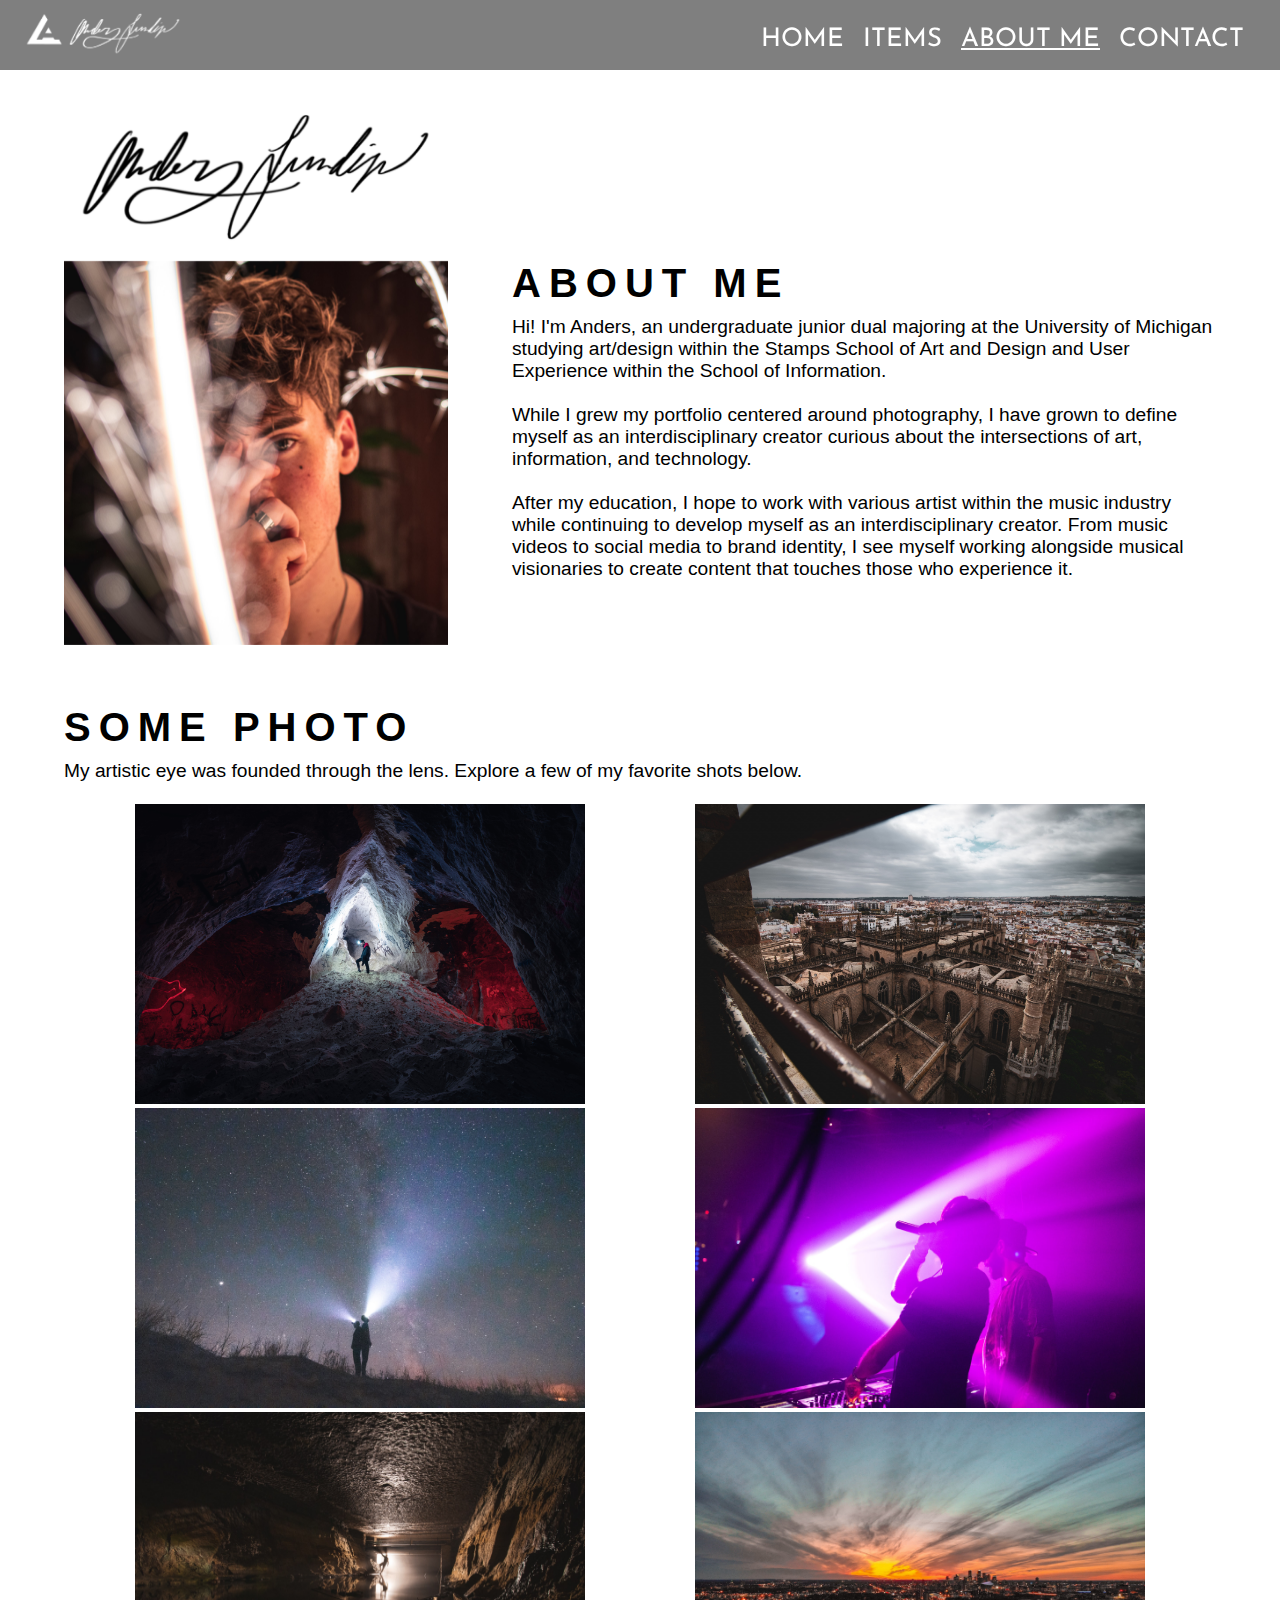
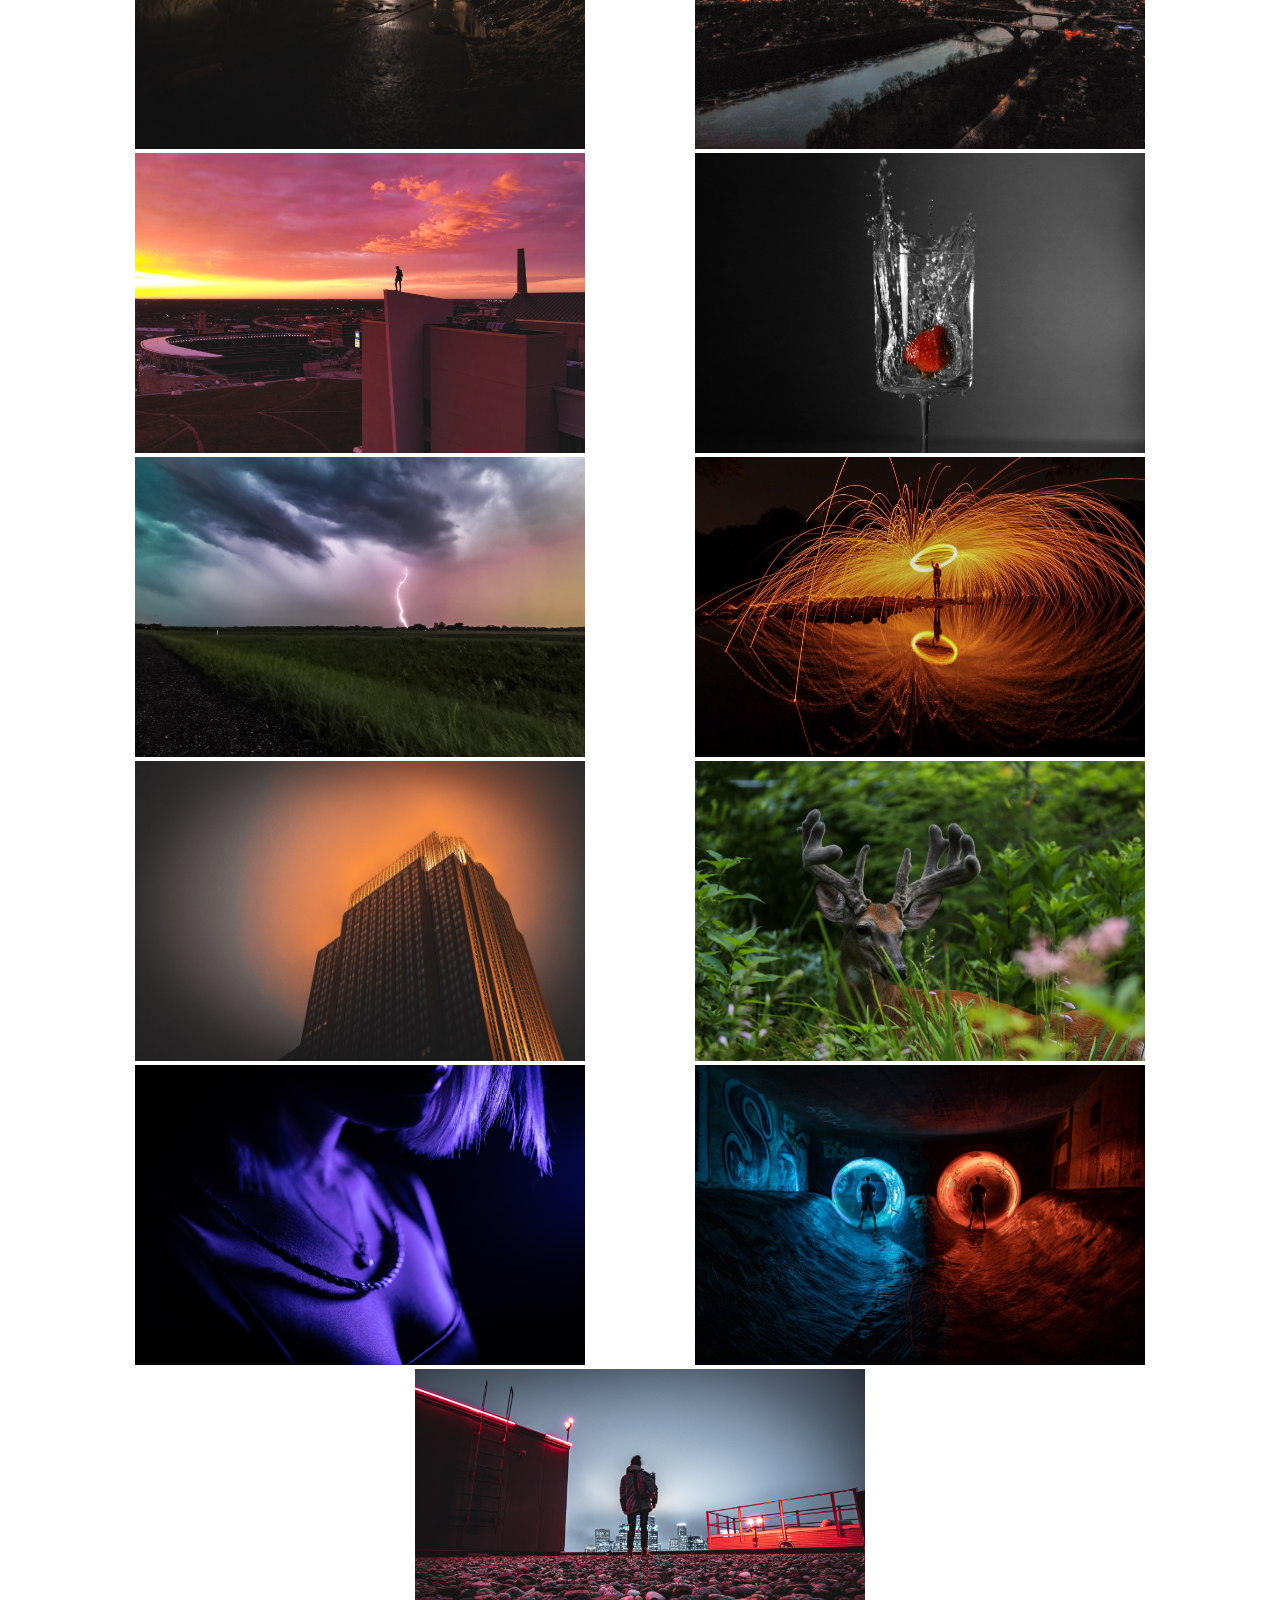
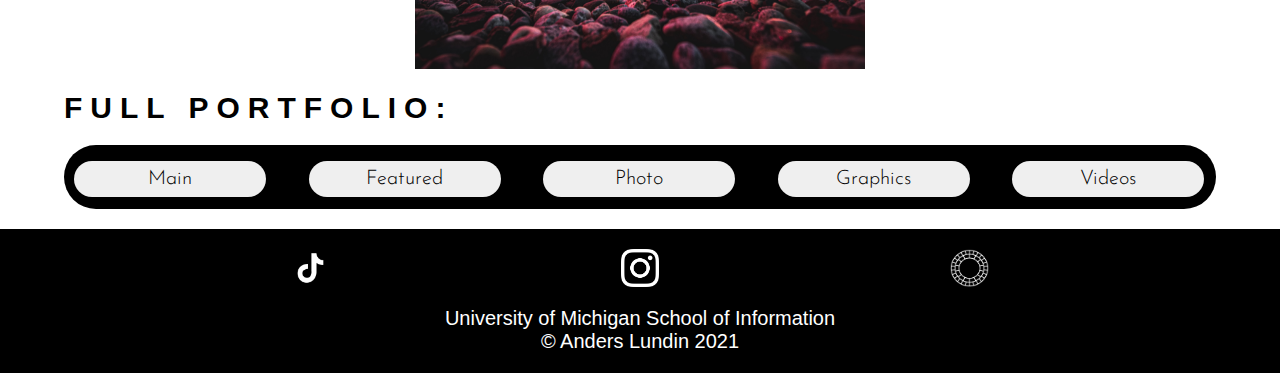
<file: about_me.html>
<!DOCTYPE html>
<html lang ="en">
    <head>
        <meta name="viewport" content="width=device-width, initial-scale=1.0">
        <link rel ="stylesheet" href = "css/html5reset.css">
        <link rel ="stylesheet" href ="css/about_me_style.css">
        <link rel ="icon" type= "image/jpeg" href ="images/Artboard 1.png">
        <link rel="preconnect" href="https://fonts.googleapis.com">
        <link rel="preconnect" href="https://fonts.gstatic.com" crossorigin>
        <link href="https://fonts.googleapis.com/css2?family=Josefin+Sans:wght@500&display=swap" rel="stylesheet">
        <link rel=”stylesheet” href=”https://stackpath.bootstrapcdn.com/bootstrap/5.0.0-alpha1/css/bootstrap.min.css”rel=”nofollow” integrity=”sha384-r4NyP46KrjDleawBgD5tp8Y7UzmLA05oM1iAEQ17CSuDqnUK2+k9luXQOfXJCJ4I” crossorigin=”anonymous”>
        <title>ANDERS LUNDIN - ABOUT ME</title>
        <!-- Global site tag (gtag.js) - Google Analytics -->
        <script async src="https://www.googletagmanager.com/gtag/js?id=G-6DK175CMC9"></script>
        <script>
        window.dataLayer = window.dataLayer || [];
        function gtag(){dataLayer.push(arguments);}
        gtag('js', new Date());

        gtag('config', 'G-6DK175CMC9');
        </script>
    </head>
    <body>
        <div class="skip"><a href="#skip">Skip to Main Content</a></div>
        <nav>
            <img src="images/logo_white_real.png" alt="Anders Lundin" id = "logo">
            <img src="images/both.png" alt="Anders Lundin Signature" id ="both">
            <ul>
                <li id = "home"><a href= "index.html">HOME</a></li>
                <li id = "items"><a href= "items.html">ITEMS</a></li>
                <li id = "about_me"><a href= "about_me.html">ABOUT ME</a></li>
                <li id = "contact"><a href= "contact.html">CONTACT</a></li>
            </ul>
        </nav>

        <main id = "skip">
            <div class = "container">
            <header>
                <h1><img src = "images/signature.png" alt = "Signature of Anders Lundin"></h1>
            </header>
            <div class="flip-card">
                <div class="flip-card-inner">
                  <div class="flip-card-front">
                    <img src = "images/self.jpg" alt = "Self Portrait of Anders Lundin">
                  </div>
                  <div class="flip-card-back">
                    <h1>Anders Lundin</h1>
                    <p>SKILLS:<br> Adobe Creative Suite<br> Photography<br>HTML<br>CSS<br>JavaScript<br>Python<br>Video<br>Drone Film/Photo<br>Graphic Design</p>
                    <a href= "contact.html">CONTACT ME</a>
                  </div>
                </div>
              </div>
            <div class = "self">
                <h2><strong>ABOUT ME</strong></h2>
                <p id = "selfp">Hi! I'm Anders, an undergraduate junior dual majoring at the University of Michigan studying 
                    art/design within the Stamps School of Art and Design and User Experience within the School of Information. <br><br>

                    While I grew my portfolio centered around photography, I have grown to define myself as an interdisciplinary 
                    creator curious about the intersections of art, information, and technology.<br><br>
                    
                    After my education, I hope to work with various artist within the music industry while continuing to develop myself as an 
                    interdisciplinary creator. From music videos to social media to brand identity, I see myself working 
                    alongside musical visionaries to create content that touches those who experience it.<br><br> </p>
            </div>
        </div>
        <div id = "somep">
            <h2><strong>SOME PHOTO</strong></h2>
            <p>My artistic eye was founded through the lens. Explore a few of my favorite shots below.</p>
        </div>
        <div class = "photography">
            <img src = "images/photography/p1.jpg" alt = "Red cave with silhouette">
            <img src = "images/photography/p2.jpg" alt = "Budapest">
            <img src = "images/photography/p3.jpg" alt = "Silhouettes with headlamps under the stars">
            <img src = "images/photography/p4.jpg" alt = "Vicetone with microphone">
            <img src = "images/photography/p5.jpg" alt = "Cave with water and silhouette">
            <img src = "images/photography/p6.jpg" alt = "Minneapolis sunset">
            <img src = "images/photography/p7.jpg" alt = "Climing at sunset">
            <img src = "images/photography/p8.jpg" alt = "Strawberry in glass">
            <img src = "images/photography/p9.jpg" alt = "Pink lightning strike">
            <img src = "images/photography/p10.jpg" alt = "Steel wool whipping">
            <img src = "images/photography/p11.jpg" alt = "The Wells Fargo Building at night in Minneapolis">
            <img src = "images/photography/p12.jpg" alt = "Stag in the backyard">
            <img src = "images/photography/p13.jpg" alt = "Purple portrait lighting">
            <img src = "images/photography/p14.jpg" alt = "Duality of orange and blue in drain system">
            <img src = "images/photography/p15.jpg" alt = "Silhouette on skyscraper">
        </div>
        <div id = "worktext">
            <h2><strong>FULL PORTFOLIO:</strong></h2>
        </div>
        <div id = "port">
            <a href="https://alundin15.wixsite.com/portfolio2"><button>Main</button></a>
            <a href="https://alundin15.wixsite.com/portfolio2/featured-projects-1"><button>Featured</button></a>
            <a href="https://alundin15.wixsite.com/portfolio2/photography"><button>Photo</button></a>
            <a href="https://alundin15.wixsite.com/portfolio2/graphics"><button>Graphics</button></a>
            <a href="https://alundin15.wixsite.com/portfolio2/videos"><button>Videos</button></a>
        </div>
        </main>
        
        <footer>
            <div class = "socials">
                <a href = "https://www.tiktok.com/@onderz/video/6925530940852669702?lang=en&is_copy_url=0&is_from_webapp=v1&sender_device=pc&sender_web_id=6963467197181494790">
                    <img src="images/tt-w.png" alt="tiktok" id = "tiktok-logo"></a>
                <a href = "https://www.instagram.com/anderslvndin/">
                    <img src="images/insta-w.png" alt="instagram" id = "insta-logo"></a>
                <a href = "https://vsco.co/onderz/gallery">
                    <img src="images/vsco-w.png" alt="vsco" id = "vsco-logo"></a></div>
            University of Michigan School of Information <br/>
            &copy; Anders Lundin 2021</footer>
    </body>
    </html>
</file>
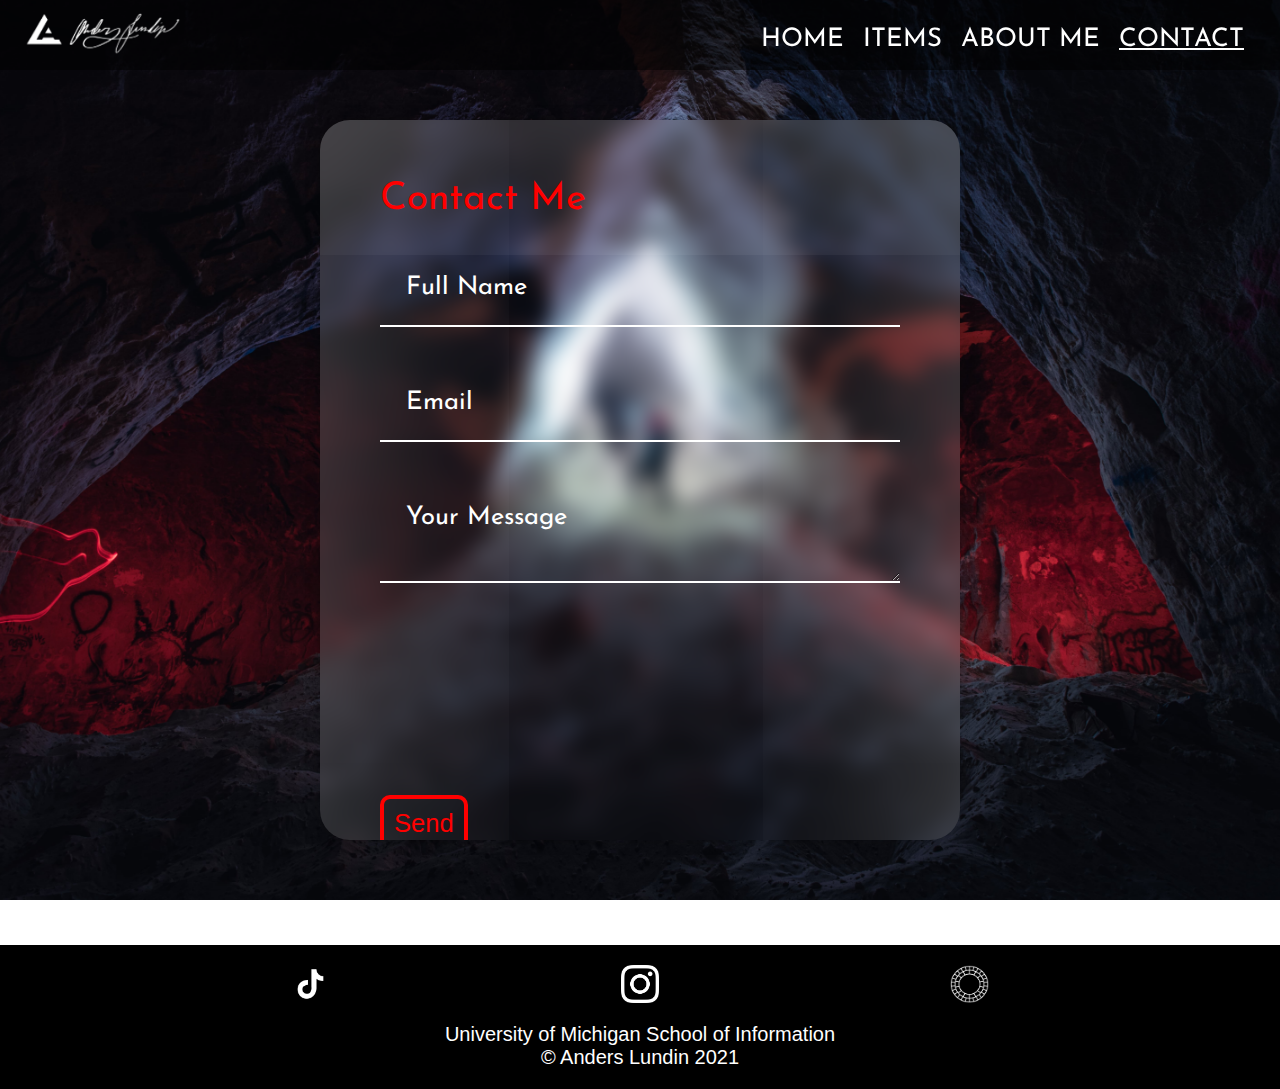
<file: contact.html>
<!DOCTYPE html>
<html lang ="en">
    <head>
        <meta name="viewport" content="width=device-width, initial-scale=1.0">
        <link rel ="stylesheet" href = "css/html5reset.css">
        <link rel ="stylesheet" href ="css/contact_style.css">
        <link rel ="icon" type= "image/jpeg" href ="images/Artboard 1.png">
        <link rel="preconnect" href="https://fonts.googleapis.com">
        <link rel="preconnect" href="https://fonts.gstatic.com" crossorigin>
        <link href="https://fonts.googleapis.com/css2?family=Josefin+Sans:wght@500&display=swap" rel="stylesheet">
        <title>ANDERS LUNDIN - CONTACT</title>
        <!-- Global site tag (gtag.js) - Google Analytics -->
        <script async src="https://www.googletagmanager.com/gtag/js?id=G-6DK175CMC9"></script>
        <script>
        window.dataLayer = window.dataLayer || [];
        function gtag(){dataLayer.push(arguments);}
        gtag('js', new Date());

        gtag('config', 'G-6DK175CMC9');
        </script>
    </head>
    <body>
        <div class="skip"><a href="#skip">Skip to Main Content</a></div>
        <nav>
            <img src="images/logo_white_real.png" alt="Anders Lundin" id = "logo">
            <img src="images/both.png" alt="Anders Lundin Signature" id ="both">
            <ul>
                <li id = "home"><a href= "index.html">HOME</a></li>
                <li id = "items"><a href= "items.html">ITEMS</a></li>
                <li id = "about_me"><a href= "about_me.html">ABOUT ME</a></li>
                <li id = "contact"><a href= "contact.html">CONTACT</a></li>
            </ul>
        </nav>

        <div>
        <main class="container" id = "skip">
            <div class = "form">
            <h1>Contact Me</h1>
            <form
            action="https://formspree.io/f/mrgrwwov"
            method="POST"
          >
            <label>
                <p>Full name:</p>
                <input class = "box" id = "namebox" type="name" placeholder = "Full Name" name = "name">
            </label>
            <br>
            <br>
            <label>
                <p>Email:</p>
              <input class = "box" id = "emailbox" type="email" placeholder = "Email" name="_replyto">
            </label>
            <br>
            <br>
            <div id = "message">
            <label>
                <p>Message:</p>
              <textarea class = "box" id = "messagebox" type = "text" placeholder = "Your Message" name="message"></textarea>
            </label>
            </div>

            <button type="submit">Send</button>
            </div>
            </form>
          </div>
        </main>
        <footer>
            <div class = "socials">
                <a href = "https://www.tiktok.com/@onderz/video/6925530940852669702?lang=en&is_copy_url=0&is_from_webapp=v1&sender_device=pc&sender_web_id=6963467197181494790">
                    <img src="images/tt-w.png" alt="tiktok" id = "tiktok-logo"></a>
                <a href = "https://www.instagram.com/anderslvndin/">
                    <img src="images/insta-w.png" alt="instagram" id = "insta-logo"></a>
                <a href = "https://vsco.co/onderz/gallery">
                    <img src="images/vsco-w.png" alt="vsco" id = "vsco-logo"></a>
            </div>University of Michigan School of Information <br/>
            &copy; Anders Lundin 2021</footer>
    </body>
</html>
</file>
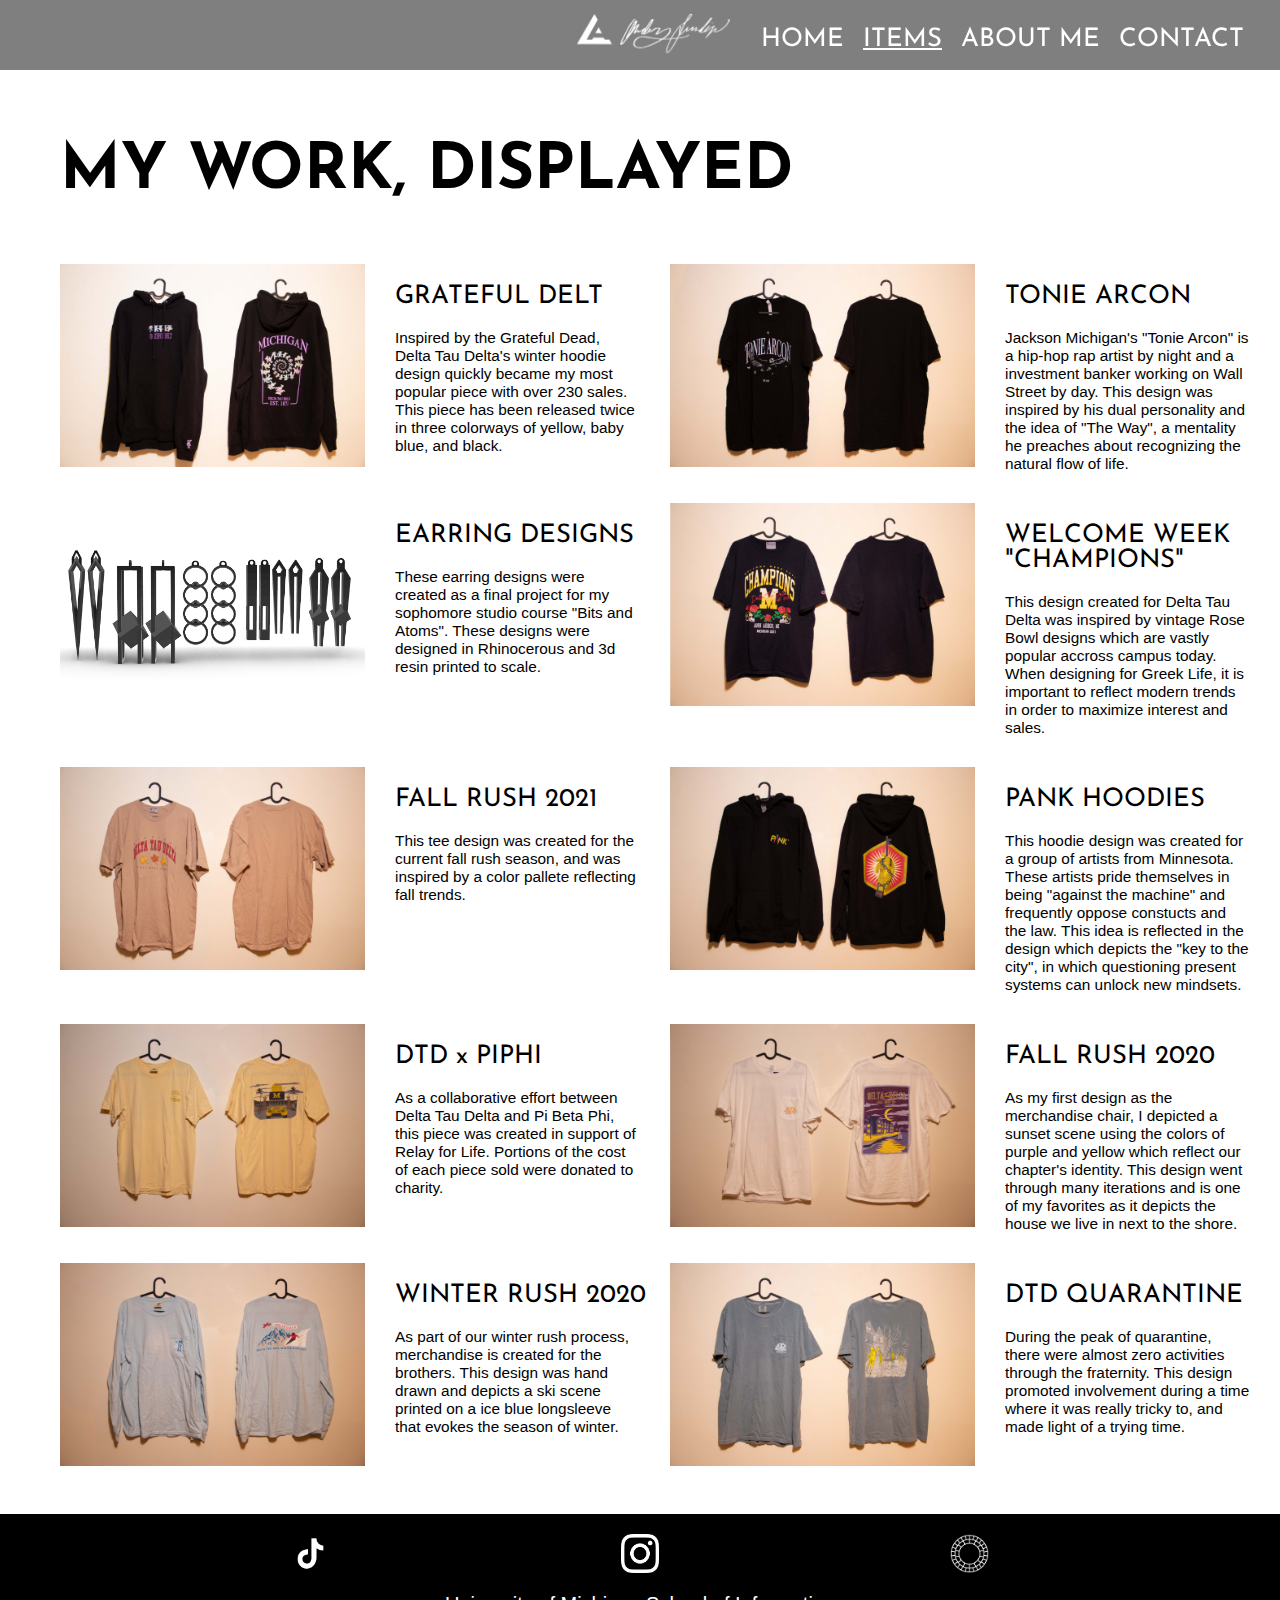
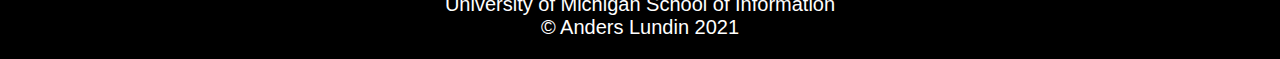
<file: items.html>
<!DOCTYPE html>
<html lang ="en">
    <head>
        <meta name="viewport" content="width=device-width, initial-scale=1.0">
        <link rel ="stylesheet" href = "css/html5reset.css">
        <link rel ="stylesheet" href ="css/items_style.css">
        <link rel ="icon" type= "image/jpeg" href ="images/Artboard 1.png">
        <link rel="preconnect" href="https://fonts.googleapis.com">
        <link rel="preconnect" href="https://fonts.gstatic.com" crossorigin>
        <link href="https://fonts.googleapis.com/css2?family=Josefin+Sans:wght@500&display=swap" rel="stylesheet">
        <title>ANDERS LUNDIN - ITEMS</title>
        <!-- Global site tag (gtag.js) - Google Analytics -->
        <script async src="https://www.googletagmanager.com/gtag/js?id=G-6DK175CMC9"></script>
        <script>
        window.dataLayer = window.dataLayer || [];
        function gtag(){dataLayer.push(arguments);}
        gtag('js', new Date());

        gtag('config', 'G-6DK175CMC9');
        </script>
    </head>
    <body>
        <div class="skip"><a href="#skip">Skip to Main Content</a></div>
        <nav>
            <img src="images/logo_white_real.png" alt="Anders Lundin" id = "logo">
            <img src="images/both.png" alt="Anders Lundin Signature" id ="both">
            <ul>
                <li id = "home"><a href= "index.html">HOME</a></li>
                <li id = "items"><a href= "items.html">ITEMS</a></li>
                <li id = "about_me"><a href= "about_me.html">ABOUT ME</a></li>
                <li id = "contact"><a href= "contact.html">CONTACT</a></li>
            </ul>
        </nav>
        <main class = "container" id = "skip">
            <h1><strong>MY WORK, DISPLAYED</strong></h1>
            <div class = "zoom" id = "grateful-delt-image">
                <img src = "images/gd-layout.jpg" alt = "grateful delt sweatshirt layout">
            </div>
    
            <div class = "grateful-delt">
                <a id ="grateful-delt-body"></a>
                <h2>GRATEFUL DELT</h2>
                <p> Inspired by the Grateful Dead, Delta Tau Delta's winter
                    hoodie design quickly became my most popular piece with
                    over 230 sales. This piece has been released twice in three
                    colorways of yellow, baby blue, and black.
                </p>
            </div>
            
            <div class = "zoom" id = "tonie-arcon-image">
                <img src = "images/ta.jpg" alt = "tonie arcon tee design layout">
            </div>
    
            <div class = "tonie-arcon">
                <a id= "tonie-arcon-body"></a>
                <h2>TONIE ARCON</h2>
                <p>Jackson Michigan's "Tonie Arcon" is a hip-hop rap artist
                    by night and a investment banker working on Wall Street
                    by day. This design was inspired by his dual personality
                    and the idea of "The Way", a mentality he preaches about 
                    recognizing the natural flow of life.
                </p>
            </div>
    
            <div class = "zoom" id = "earring-designs-image">
                <img src = "images/e.png" alt = "earring designs">
            </div>
    
            <div class = "earring-designs">
                <a id = "earring-designs-body"></a>
                <h2>EARRING DESIGNS</h2>
                <p>These earring designs were created as a final project for 
                    my sophomore studio course "Bits and Atoms". These designs
                    were designed in Rhinocerous and 3d resin printed to scale.
                </p>
            </div>
    
            <div class = "zoom" id = "welcome-week-image">
                <img src = "images/ww.jpg" alt = "welcome week tee design layout">
            </div>
    
            <div class = "welcome-week">
                <a id = "welcome-week-body"></a>
                <h2>WELCOME WEEK "CHAMPIONS"</h2>
                <p>This design created for Delta Tau Delta was inspired by
                    vintage Rose Bowl designs which are vastly popular accross
                    campus today. When designing for Greek Life, it is important
                    to reflect modern trends in order to maximize interest and sales. 
                </p>
            </div>
    
            <div class = "zoom" id = "fall-rush-2021-image">
                <img src = "images/fr2021.jpg" alt = "fall rush 2021 tee layout">
            </div>
    
            <div class = "fall-rush-2021">
                <a id = "fall-rush-2021-body"></a>
                <h2>FALL RUSH 2021</h2>
                <p>This tee design was created for the current fall rush season,
                    and was inspired by a color pallete reflecting fall trends.
                </p>
            </div>
    
            <div class = "zoom" id = "pank-hoodies-image">
                <img src = "images/ph.jpg" alt = "pank hoodie layout">
            </div>
    
            <div class = "pank-hoodies">
                <a id = "pank-hoodies-body"></a>
                <h2>PANK HOODIES</h2>
                <p>This hoodie design was created for a group of artists from
                    Minnesota. These artists pride themselves in being "against the
                    machine" and frequently oppose constucts and the law. This idea
                    is reflected in the design which depicts the "key to the city", 
                    in which questioning present systems can unlock new mindsets.
                </p>
            </div>

            <div class = "zoom" id = "dtd-x-piphi-image">
                <img src = "images/dtdpp.jpg" alt = "Delta Tau Delta and Pi Beta Phi corssover tee design layout">
            </div>
    
            <div class = "dtd-x-piphi">
                <a id = "dtd-x-piphi-body"></a>
                <h2>DTD x PIPHI</h2>
                <p>As a collaborative effort between Delta Tau Delta and Pi Beta Phi, 
                    this piece was created in support of Relay for Life. Portions of
                    the cost of each piece sold were donated to charity.
                </p>
            </div>

            <div class = "zoom" id = "fall-rush-2020-image">
                <img src = "images/fr-2020.jpg" alt = "fall rush 2020 tee design layout">
            </div>
    
            <div class = "fall-rush-2020">
                <a id = "fall-rush-2020-body"></a>
                <h2>FALL RUSH 2020</h2>
                <p>As my first design as the merchandise chair, I depicted a sunset scene using 
                    the colors of purple and yellow which reflect our chapter's identity. This 
                    design went through many iterations and is one of my favorites as it depicts 
                    the house we live in next to the shore. 
                </p>
            </div>

            <div class = "zoom" id = "winter-rush-2020-image">
                <img src = "images/wr2020.jpg" alt = "winter rush 2020 tee design layout">
            </div>
    
            <div class = "winter-rush-2020">
                <a id = "winter-rush-2020-body"></a>
                <h2>WINTER RUSH 2020</h2>
                <p>As part of our winter rush process, merchandise is created for the brothers. 
                    This design was hand drawn and depicts a ski scene printed on a ice blue
                    longsleeve that evokes the season of winter. 
                </p>
            </div>

    
            <div class = "zoom" id = "quarantine-image">
                <img src = "images/q.jpg" alt = "quarantine tee design layout">
            </div>
    
            <div class = "dtd-quarantine">
                <a id = "dtd-quarantine-body"></a>
                <h2>DTD QUARANTINE</h2>
                <p> During the peak of quarantine, there were almost zero activities through the 
                    fraternity. This design promoted involvement during a time where it was really
                    tricky to, and made light of a trying time. 
                </p>
            </div>
            </main>
        
            <footer>
                <div class = "socials">
                    <a href = "https://www.tiktok.com/@onderz/video/6925530940852669702?lang=en&is_copy_url=0&is_from_webapp=v1&sender_device=pc&sender_web_id=6963467197181494790">
                        <img src="images/tt-w.png" alt="tiktok" id = "tiktok-logo"></a>
                    <a href = "https://www.instagram.com/anderslvndin/">
                        <img src="images/insta-w.png" alt="instagram" id = "insta-logo"></a>
                    <a href = "https://vsco.co/onderz/gallery">
                        <img src="images/vsco-w.png" alt="vsco" id = "vsco-logo"></a>
                </div><div>University of Michigan School of Information <br/>
                &copy; Anders Lundin 2021</div></footer>
    </body>
</html>
</file>
<file: css/about_me_style.css>
body{
    background: white;
    font-family: Helvetica, sans-serif;
    font-size: 32px;
    color:black;
}

header img{
    display:block;
    width:80vw;;
}

.self-image{
    width:90vw;
    justify-self: center;
    margin: center;
}

a{
    text-decoration: none;
    color:white;
}

nav{
    position:fixed;
    font-family: "Josefin Sans", sans-serif;
    width: 100vw;
    font-size: 3vw;
    background: rgba(0, 0, 0, 0.5);
    z-index:1000;
}

nav .active{
    text-decoration: white underline;
}

nav img{
    position:fixed;
    width:1.5em;
    border-radius: 0px;
}

nav img a{
    color:pink;
}

nav ul{
    list-style-type: none;
    text-align: right;
    margin-bottom:2vh;
    padding-right:10px;
    margin-top:3vh;
}

#about_me{
    text-decoration-color: white;
    text-decoration: underline;
}

nav li{
    display: inline;
    color: white;
    padding-right: 6px;
    padding-left: 5px;
}

nav li{
    color:white;
    text-decoration:none;
}

.skip a{
    left: 50px;
    padding: 6px;
    -webkit-transition: top 1s ease-out;
    transition: top 1s ease-out;
    z-index: 1001;
    position:absolute;
    top: -80px;
    overflow:hidden;
    background-color: red;
    color:black;
}

.skip a:focus{
    top: 100px;
    color: yellow;
    text-decoration-style: solid;
}

:focus{
    border: 2px solid white;
}

main{
    padding-top:100px;

}

.container{
    display: grid;
    grid-template-columns: 1;
    grid-template-rows:repeat(7, auto);
    justify-items: center;
}

p{
    font-size:20px;
    padding:20px 90px 10px 30px;
    color:black;
    margin:5px 2vw;
}

h2{
    font-size: 40px;
    margin:20px 10px 10px;
    letter-spacing:8px;
}

#somep h2{
    font-size: 40px;
    margin:20px 0px 10px 0px;
    letter-spacing:8px;
}

footer{
    font-size:20px;
    background-color: black;
    color: white;
    text-align: center;
    justify-content: center;
    padding-bottom:20px;
}

.footer h2{
    position: absolute;
}

.socials{
    display:flex;
    padding-top:20px;
    padding-bottom: 15px;
    width: 100vw;
    justify-items: center;
    justify-content: space-evenly;
}

.socials img{
    width:7vw;
}

#both{
    display:none;
}

#logo{
    display:block;
    margin: 20px 0px 20px 30px;
}

.flip-card-back{
    display:none;   
}

#somep{
    margin:10px 5vw;
}

.photography{
    display:flex;
    flex-direction: column;
    margin:20px 5vw 20px 5vw;
}

.photography img{
    width:360px;
}

#somep p{
    background: none;
    color:black;
    margin:0px;
    padding:0px;
}

.flip-card{
    margin:10px;
}

#port{
    margin:0px 5vw 20px 5vw;
    display:flex;
    flex-direction:column;
    justify-content: space-between;
    width:90vw;
    background:black;
    border-radius: 1em;
    padding:10px;
    flex-wrap:wrap;
}


button{
    display:inline-block;
    padding:0.3em 1.2em;
    margin:0 0.1em 0.1em 0;
    border:0.16em solid rgba(255,255,255,0);
    border-radius:2em;
    box-sizing: border-box;
    text-decoration:none;
    font-family:'Josefin Sans',sans-serif;
    font-weight:300;
    color:black;
    text-align:center;
    transition: all 0.2s;
    font-size:20px;
    width:80%;
}

button:hover{
    border-color: red;
    }

@media all and (max-width:30em){
    button{
        display:block;
        margin:0.2em auto;
    }
}

#worktext h2{
    font-size:30px;
    margin-bottom:20px;
    margin-left:5vw;
}

a:hover{
    color:red;
    filter:none;
}

/* TABLET VIEW */
@media only screen and (min-width: 600px){
    #port{
        flex-direction:row;
    }

    button{
        width:15vw;
        padding:5px;
    }
    
    .container{
        grid-template-columns: 1;

    }

    .socials img{
        width:5vw;
    }

    nav{
        font-size:2.5vw;
    }

    nav ul{
        padding-right:30px;
    }

    header img{
        grid-column: 1;
        padding-bottom: 20px;
        width:30vw;
    }

    p{
        grid-column-start:1;
        grid-column-end:1;
        font-size:20px;
        padding:10px;
        border-radius: 5px;
        margin:10px 30px 10px 0px;
    }
    
    h2{
        font-size: 40px;
        margin:20px 0px 10px 10vw;
        letter-spacing:8px;
    }

    .socialsam{
        display:flex;
        width: 30vw;
        justify-items: center;
        justify-content: space-evenly;
    }
    
    .socialsam img{
        width:4vw;
    }

    .self{
        grid-column-start: 1;
        height:100%;
    }

    #somep{
        margin:0px 15vw 0px 10vw;
    }

    #somep h2{
        margin:20px 0px 10px 0px;
    }

    #selfp{
        margin:0px 15vw 0px 10vw;
    }

    #both{
        display:block;
        width:6em;
        padding-bottom:0px;
        align-items:left;
        margin: 1vh 0vw 0vh 2vw;
        filter:none;
    }
    
    #logo{
        display:none;
    }

    .photography{
        display:flex;
        flex-direction: row;
        flex-wrap: wrap;
        margin:20px 5vw 20px 5vw;
        justify-content: space-evenly;
    }
    
    .photography img{
        margin:2px;
        width: 300px;
    }

    .flip-card{
        width:80vw;
    }
}



@media only screen and (min-width: 992px){
    @keyframes bg {
        0% {
            background-size:    0 3px,
                                3px 0,
                                0 3px,
                                3px 0;
        }
        25% {
            background-size:    100% 3px,
                                3px 0,
                                0 3px,
                                3px 0;
        }
        50% {
            background-size:    100% 3px,
                                3px 100%,
                                0 3px,
                                3px 0;
        }
        75% {
            background-size:    100% 3px,
                                3px 100%,
                                100% 3px,
                                3px 0;
        }
        100% {
            background-size:    100% 3px,
                                3px 100%,
                                100% 3px,
                                3px 100%;
        }
    }

    nav a:hover {
        width: 25%;
        padding:5px;
        
        background-repeat: no-repeat;
        background-image:   linear-gradient(to right, white 100%, white 100%),
                            linear-gradient(to bottom, white 100%, white 100%),
                            linear-gradient(to right, white 100%, white 100%),
                            linear-gradient(to bottom, white 100%, white 100%);
        background-size:    100% 3px,
                            3px 100%,
                            100% 3px,
                            3px 100%;
        background-position:    0 0,
                                100% 0,
                                100% 100%,
                                0 100%;
        animation: bg 0.5s cubic-bezier(0.19, 1, 0.22, 1) 1;
    }

    .socials img{
        width:3vw;
    }

    nav{
        font-size: 2vw;
    }

    #somep{
        margin:0px 15vw 0px 5vw;
    }

    #somep h2{
        margin:20px 0px 10px 0px;
    }

    p{
        font-size:1.2vw;
        margin-right:10vw;
    }

    h1{
        grid-column: 1 / span 2;
        margin-top:1vw;
    }

    .container{
        grid-template-columns: 2fr 3fr;
        margin-bottom:60px;
    }

    .flip-card {
        background-color: transparent;
        perspective: 1000px;
        grid-column-start: 1;
        margin:0px;
        width:30vw;
        height:30vw;
        padding:0px;
    }

    .flip-card-inner {
        position: relative;
        width: 100%;
        height: 100%;
        text-align: center;
        transition: transform 0.8s;
        transform-style: preserve-3d;
    }
  
    .flip-card:hover .flip-card-inner,
    .flip-card:focus-within .flip-card-inner,
    .flip-card:active .flip-card-inner,
    .flip-card:focus .flip-card-inner {
        transform: rotateY(180deg);
    }
  
    .flip-card-front, .flip-card-back {
        position: absolute;
        width: 100%;
        height: 100%;
        backface-visibility: hidden;
    }
  
    .flip-card-front {
        background-color: #bbb;
        color: black;
    }

    .flip-card-back {
        display:flex;
        flex-direction: column;
        justify-content: space-evenly;
        background-color: black;
        color: white;
        transform: rotateY(180deg);
    }

    .flip-card-back p {
        margin:0px;
        color:white;
    }

    .photography{
        display:flex;
        flex-direction: row;
        flex-wrap: wrap;
        margin:20px 2vw 20px 2vw;
        justify-content: space-evenly;
   }

    .photography img{
        width: 450px;
    }

    #selfp{
        margin:0px 5vw 0px 0px;
        height:90%;
        font-size:1.5vw;
        padding:0px;
        padding-top:10px;
    }

    .self{
        grid-row: 2;
        grid-column:2;
    }

    .self h2{
        padding:0px;
        margin:0px;
        grid-row:1;
        grid-column:2;
    }

    #somep p{
        font-size: 1.5vw;
    }

    #both{
        margin: 0.3vh 0vw 0vh 2vw;
    }
} 

@media screen and (prefers-reduced-motion: reduce) {
    nav a:hover{
        animation:none;
    }

    .flip-card:hover .flip-card-inner,
    .flip-card:focus-within .flip-card-inner,
    .flip-card:active .flip-card-inner,
    .flip-card:focus .flip-card-inner {
        transform: none;
    }
}
</file>
<file: css/contact_style.css>
body{
    background: white;
    font-family: Helvetica, sans-serif;
    font-size: 32px;
    color:black;
}

header img{
    display:block;
    width:80vw;
    padding-top:90px;
}

h1{
    font-size: 5vw;
    color:yellow;
    font-family: "Josefin Sans", sans-serif;
    padding:0px 0px 30px 0px;
}

a{
    text-decoration: none;
    color:white;
}

nav{
    position:fixed;
    font-family: "Josefin Sans", sans-serif;
    width: 100vw;
    font-size: 3vw;
    background: rgba(0, 0, 0, 0.5);
    z-index:1000;
}

nav .active{
    text-decoration: white underline;
}

nav img{
    position:fixed;
    width:1.5em;
    border-radius: 0px;
}

nav img a{
    color:pink;
}

nav ul{
    list-style-type: none;
    text-align: right;
    margin-bottom:2vh;
    padding-right:10px;
    margin-top:3vh;
}

#contact{
    text-decoration-color: white;
    text-decoration: underline; 
}

nav li{
    display: inline;
    color: white;
    padding-right: 6px;
    padding-left: 5px;
}

nav li{
    color:white;
    text-decoration:none;
}

.skip a{
    left: 50px;
    padding: 6px;
    -webkit-transition: top 1s ease-out;
    transition: top 1s ease-out;
    z-index: 1001;
    position:absolute;
    top: -80px;
    overflow:hidden;
    background-color: red;
    color:black;
}

.skip a:focus{
    top: 100px;
    color: yellow;
    text-decoration-style: solid;
}

:focus{
    border: 2px solid white;
}

main{
    padding-top:100px;

}

footer{
    font-size:20px;
    background-color: black;
    color: white;
    text-align: center;
    justify-content: center;
    padding-bottom:20px;
}

.footer h2{
    position: absolute;
}

.socials{
    display:flex;
    padding-top:20px;
    padding-bottom: 15px;
    width: 100vw;
    justify-items: center;
    justify-content: space-evenly;
}

.socials img{
    width:7vw;
}

#both{
    display:none;
}

#logo{
    display:block;
    margin: 20px 0px 20px 30px;
}
button{
      font-size:4vw;
      border: 3px white solid;
      background: yellow;
      border-radius: 10px;
      padding:10px;
      margin-top:60px;
      color:black;
}

label{
      font-family:"Josefin Sans", sans-serif;
}

label p{
    display:none;
}

#message{
      height:20vw;
}

.box{
    font-family:"Josefin Sans", sans-serif;
    padding:20px;
    width:100%;
    font-size: 4vw;
}

.container{
    background-image: url("../images/photography/p7.jpg");
    display:flex;
    height:100%;
    width:100%;
    background-attachment: fixed; 
    background-position: center; 
    background-size: cover; 
    background-repeat: no-repeat;
    justify-content: center;
}

.form{
    box-shadow: 0 0 1rem 0 rgba(0, 0, 0, .2); 
    border-radius: 5px;
    position: relative;
    z-index: 1;
    background: inherit;
    overflow: hidden;
    background-color: white;
    border-radius: 30px;
    width:75vw;
    padding:20px;
    margin:20px;
    height:480px;
}


.form:before {
    content: "";
    position: absolute;
    background: inherit;
    z-index: -1;
    top: 0;
    left: 0;
    right: 0;
    bottom: 0;
    box-shadow: inset 0 0 2000px rgba(255, 255, 255, .5);
    filter: blur(10px);
    margin: -20px;
    overflow:scroll;
    height:100vh;
}

.box{
      background: transparent;
      border: none;
      border-bottom:2px solid white;
      color: white;
}

::placeholder{
    color: white;
}

nav a:hover{
    color:red;
}

/* TABLET VIEW */
@media only screen and (min-width: 600px){
    .box{
        font-family:"Josefin Sans", sans-serif;
        padding:2vw;
        width:100%;
    }

    .socials img{
        width:5vw;
    }
    
    nav{
        font-size:2.5vw;
    }

    nav ul{
        padding-right:30px;
    }

    #both{
        display:block;
        width:6em;
        padding-bottom:0px;
        align-items:left;
        margin: 1vh 0vw 0vh 2vw;
        filter:none;
    }
    
    #logo{
        display:none;
    }

    .container{
        display:flex;
        justify-content: center;
        background-image: url("../images/photography/p9.jpg");
        background-size:100vw;
        height:100vh;
        width:100%;
        background-attachment: fixed; 
        background-position: center; 
        background-size: cover; 
        background-repeat: no-repeat;
    }

    .form{
        width:60vw;
        background-color: white;
        padding:60px;
        height:80vh;
        overflow:scroll;
    }

    .box{
        font-size:2vw;
    }

    h1{
        font-size:3vw;
        color:#004147;
    }

    button{
        font-size:2vw;
    }
  }

@media only screen and (min-width: 992px){ 
    .box{
        font-size:2vw;
    }

    h1{
        font-size:3vw;
        color:red;
    }

    button{
        font-size:2vw;
        color:red;
        background: transparent;
        border: 4px solid red;
    }

    @keyframes bg {
        0% {
            background-size:    0 3px,
                                3px 0,
                                0 3px,
                                3px 0;
        }
        25% {
            background-size:    100% 3px,
                                3px 0,
                                0 3px,
                                3px 0;
        }
        50% {
            background-size:    100% 3px,
                                3px 100%,
                                0 3px,
                                3px 0;
        }
        75% {
            background-size:    100% 3px,
                                3px 100%,
                                100% 3px,
                                3px 0;
        }
        100% {
            background-size:    100% 3px,
                                3px 100%,
                                100% 3px,
                                3px 100%;
        }
    }
    
    nav a:hover {
        width: 25%;
        padding:5px;
        
        background-repeat: no-repeat;
        background-image:   linear-gradient(to right, white 100%, white 100%),
                            linear-gradient(to bottom, white 100%, white 100%),
                            linear-gradient(to right, white 100%, white 100%),
                            linear-gradient(to bottom, white 100%, white 100%);
        background-size:    100% 3px,
                            3px 100%,
                            100% 3px,
                            3px 100%;
        background-position:    0 0,
                                100% 0,
                                100% 100%,
                                0 100%;
        animation: bg 0.5s cubic-bezier(0.19, 1, 0.22, 1) 1;
    }

    .socials img{
        width:3vw;
    }

    nav{
        font-size: 2vw;
    }

    .form{
        width:50vw;
        height:80vh;
    }

    .container{
        display:flex;
        justify-content: center;
        background-image: url("../images/photography/p1.jpg");
        height:105vh;
    }
    
    #both{
        margin: 0.3vh 0vw 0vh 2vw;
    }
}


@media screen and (prefers-reduced-motion: reduce) {
    nav a:hover{
        animation:none;
    }

    .container{
        background-attachment:scroll;
    }
}
</file>
<file: css/items_style.css>
body{
    background: white;
    font-family: Helvetica, sans-serif;
    font-size: 32px;
    color:black;
}

a{
    text-decoration: none;
    color:white;
}

nav{
    position:fixed;
    font-family: "Josefin Sans", sans-serif;
    width: 100vw;
    font-size: 3vw;
    background: rgba(0, 0, 0, 0.5);
    z-index:1000;
}

nav .active {
    text-decoration: white underline;
}

nav img{
    position:fixed;
    width:1.5em;
    border-radius: 0px;
    border:none;
}

nav ul{
    list-style-type: none;
    text-align: right;
    margin-bottom:2vh;
    padding-right:10px;
    margin-top:3vh;
}

#items{
    text-decoration-color: white;
    text-decoration: underline;
}

nav li{
    display: inline;
    color: white;
    padding-right: 6px;
    padding-left: 5px;
}

nav a{
    color:white;
    text-decoration:none;
}

.skip a{
    left: 50px;
    padding: 6px;
    -webkit-transition: top 1s ease-out;
    transition: top 1s ease-out;
    z-index: 1001;
    position:absolute;
    top: -80px;
    overflow:hidden;
    background-color: red;
    color:black;
}

.skip a:focus{
    top: 100px;
    color: yellow;
    text-decoration-style: solid;
}

:focus{
    border: 2px solid white;
}

h2{
    font-size: 5vw;
    font-family: "Josefin Sans", sans-serif;
    padding: 20px 0px 10px 30px;
}

p{
    font-size:3vw;
    margin:0px 100px 60px 30px;
}

img{
    width: 95vw;
    justify-self: center;
    margin: center;
    border-radius: 5px;
    border:black solid 3px;
}

.container{
    padding-top: 90px;
    display: grid;
    grid-template-columns: 1;
    grid-template-rows:repeat(10, auto);
    justify-items: center;
}

h1{
    font-family: "Josefin Sans", sans-serif;
    font-size:7vw;
    text-align: left;
    justify-self: left;
    padding-bottom:30px;
    padding-left:30px
}

footer{
    font-size:20px;
    background-color: black;
    color: white;
    text-align: center;
    justify-content: center;
    padding-bottom:20px;
}

.footer h2{
    position: absolute;
}

.socials{
    display:flex;
    padding-top:20px;
    padding-bottom: 15px;
    width: 100vw;
    justify-items: center;
    justify-content: space-evenly;
}

.socials img{
    width:7vw;
}

#both{
    display:none;
}

#logo{
    display:block;
    margin: 20px 0px 20px 30px;
}

a:hover{
    color:red;
}

/* TABLET VIEW */
@media only screen and (min-width: 600px){
    nav{
        font-size:2.5vw;
    }

    nav ul{
        padding-right:30px;
    }

    .container{
        display:grid;
        grid-template-columns:1fr 1fr;
        grid-template-rows:repeat(5, auto);
        justify-items:center;
        padding-left:50px;
    }

    img{
        width:70vw;
        grid-column-start:0;
        grid-column-end:1;
        margin-bottom:30px;
    }

    .grateful-delt-image{
        grid-column-start: 1;
        grid-column-end:1;

    }

    .grateful-delt{
        grid-column-start:2;
        grid-column-end:2;
    }

    h1{
        display:block;
        margin-bottom:10px;
        margin-top:30px;
        grid-column: 1 / span 2;
        font-size:9vw;
    }

    p{
        padding-right:10px;
        margin:0px 20px 30px 30px;
    }

    h2{
        margin-bottom:10px;
    }
        
    #both{
        display:block;
        width:6em;
        padding-bottom:0px;
        align-items:left;
        margin: 1vh 0vw 0vh 2vw;
        filter:none;
    }
    
    #logo{
        display:none;
    }

    .socials img{
        width:5vw;
    }
}

@media only screen and (min-width: 992px){
    nav{
        font-size: 2vw;
    }

    @keyframes bg {
        0% {
            background-size:    0 3px,
                                3px 0,
                                0 3px,
                                3px 0;
        }
        25% {
            background-size:    100% 3px,
                                3px 0,
                                0 3px,
                                3px 0;
        }
        50% {
            background-size:    100% 3px,
                                3px 100%,
                                0 3px,
                                3px 0;
        }
        75% {
            background-size:    100% 3px,
                                3px 100%,
                                100% 3px,
                                3px 0;
        }
        100% {
            background-size:    100% 3px,
                                3px 100%,
                                100% 3px,
                                3px 100%;
        }
    }
    
    nav a:hover {
        width: 25%;
        padding:5px;
        
        background-repeat: no-repeat;
        background-image:   linear-gradient(to right, white 100%, white 100%),
                            linear-gradient(to bottom, white 100%, white 100%),
                            linear-gradient(to right, white 100%, white 100%),
                            linear-gradient(to bottom, white 100%, white 100%);
        background-size:    100% 3px,
                            3px 100%,
                            100% 3px,
                            3px 100%;
        background-position:    0 0,
                                100% 0,
                                100% 100%,
                                0 100%;
        animation: bg 0.5s cubic-bezier(0.19, 1, 0.22, 1) 1;
    }
    

    .socials img{
        width:3vw;
    }

    h2{
        font-size:2vw;
        margin-bottom:10px;
    }

    p{
        font-size:1.2vw;
        padding-right:10px;
    }

    .container{
        display:grid;
        grid-template-columns:1fr 1fr 1fr 1fr;
        grid-template-rows:repeat(6, auto);
        justify-items:center;
        padding-left:60px;
        margin-bottom:20px;
    }

    img{
        margin-bottom: 0px;
        border-radius: 0px;
        z-index:5;
        border:none;
    }
    
    h1{
        display:block;
        margin-bottom:30px;
        margin-top:50px;
        padding-left:0px;
        font-size:5vw;
        grid-column: 1 / span 4;
    }
    
    .zoom {
        overflow: hidden;
        border: black 5px;
        margin-bottom:20px;
    }
  
    .zoom img {
        transition: transform .5s ease;
    }
  
    .zoom:hover img {
        transform: scale(1.5);
    }

    #both{
        margin: 0.3vh 0vw 0vh 2vw;
    }
}

@media screen and (prefers-reduced-motion: reduce) {
    nav a:hover{
        animation:none;
    }
    
    .zoom:hover img{
        transform:none;
    }
}
</file>
